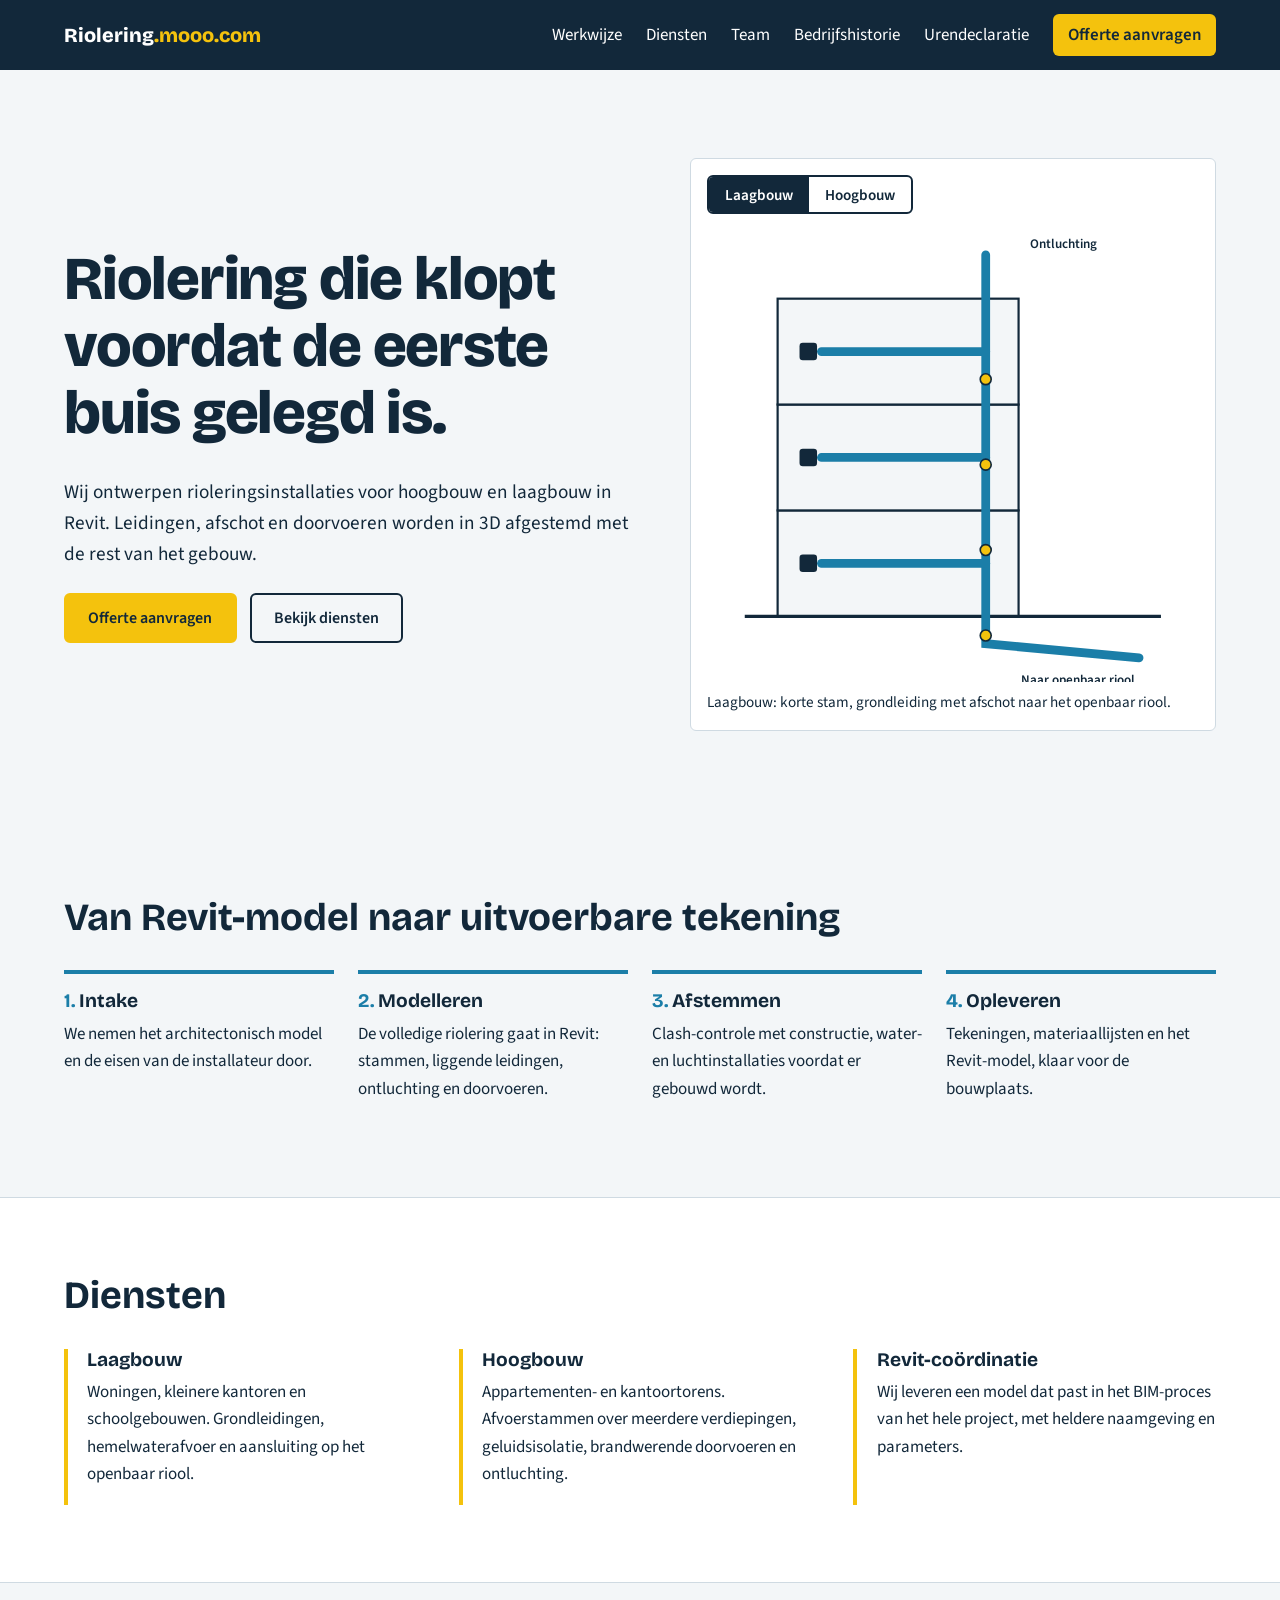
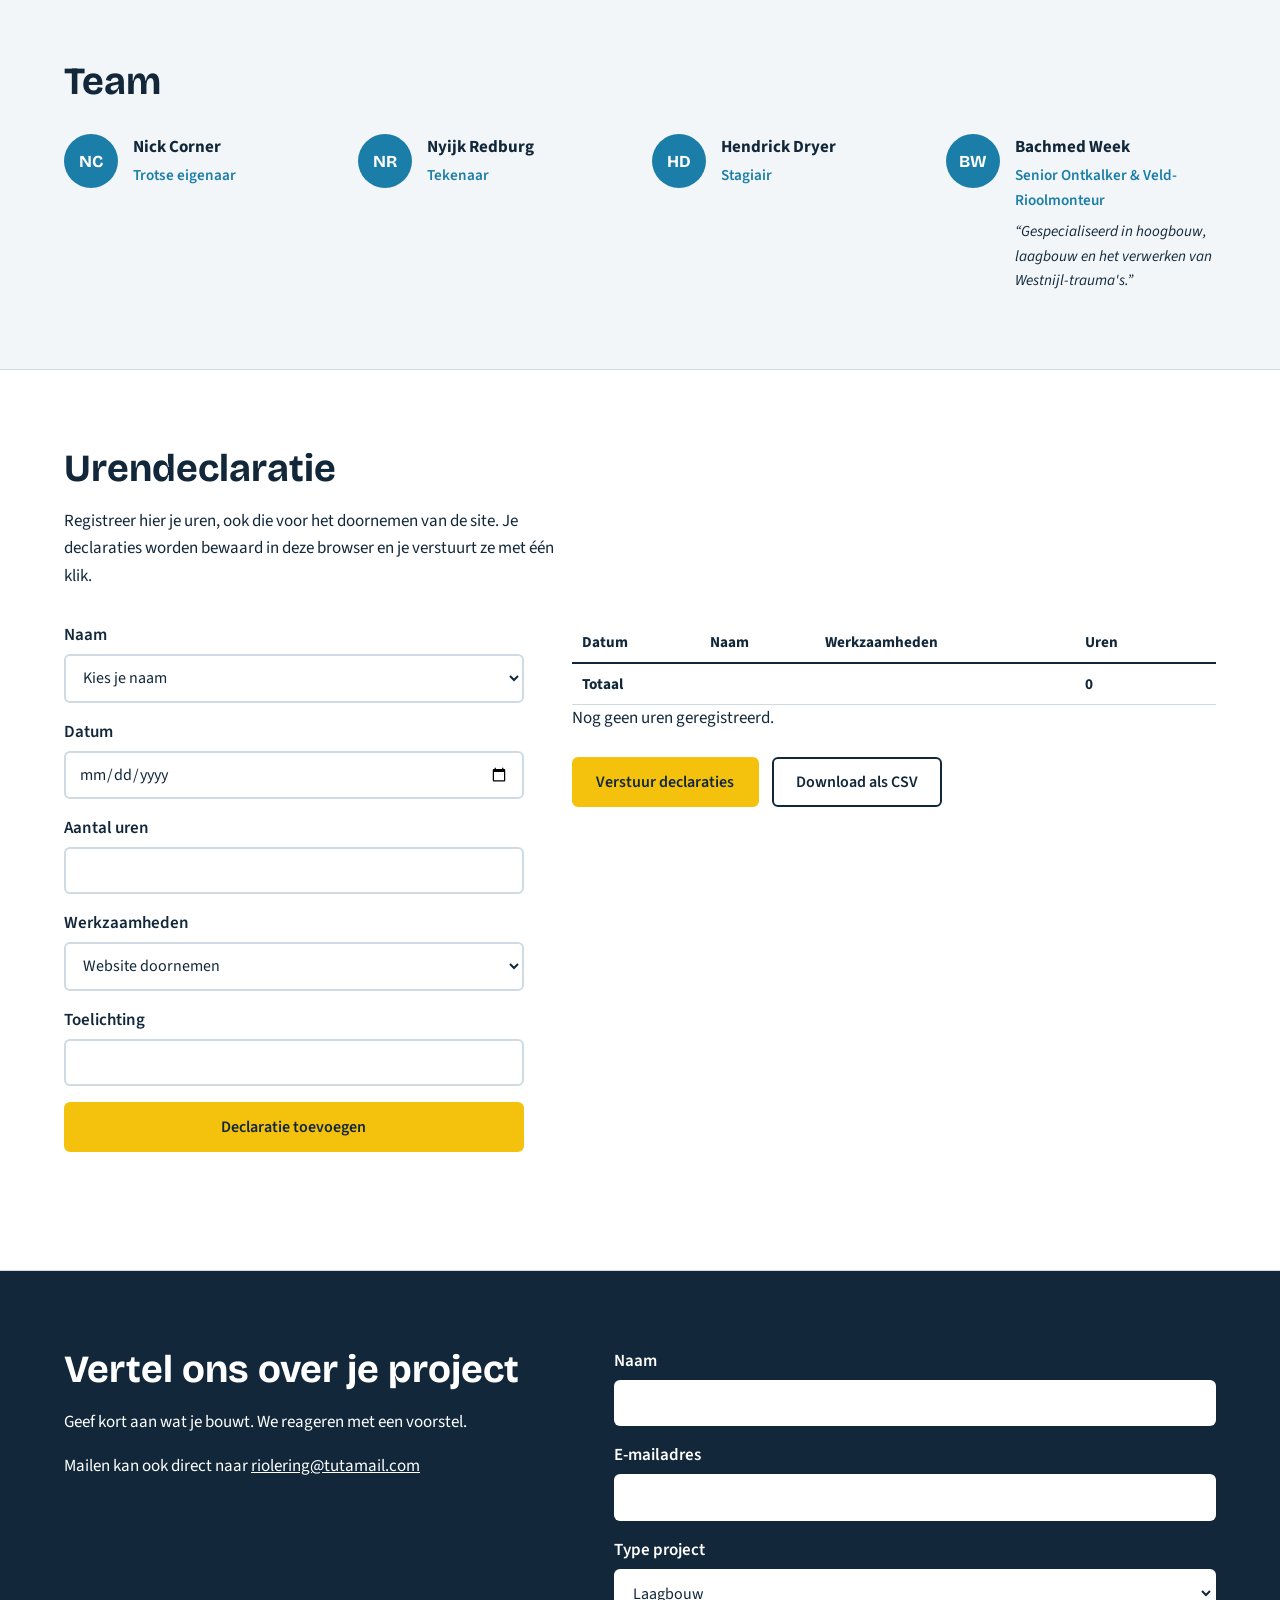
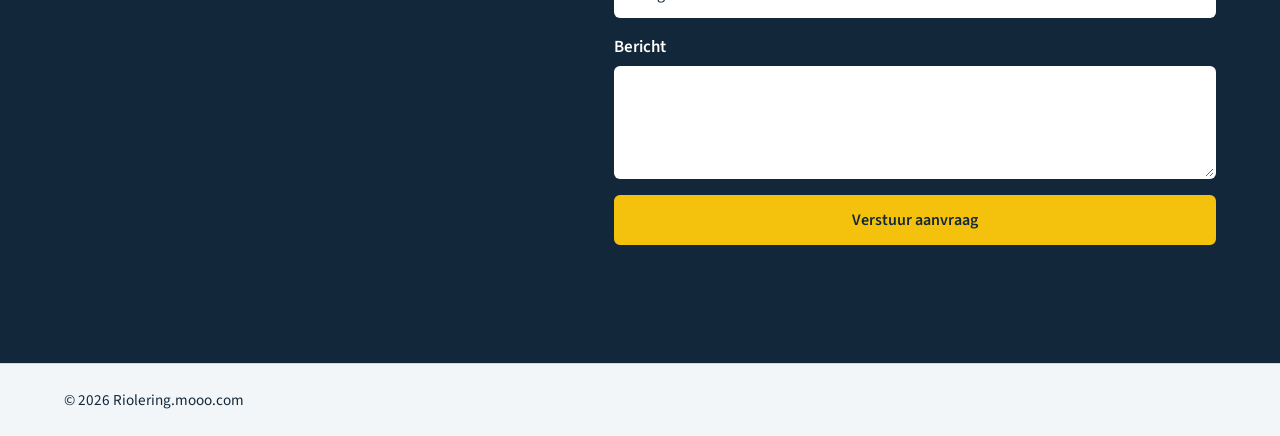
<file: index.html>
<!DOCTYPE html>
<html lang="nl">
<head>
  <meta charset="UTF-8">
  <meta name="viewport" content="width=device-width, initial-scale=1">
  <title>Riolering.mooo.com – Rioleringsinstallaties ontworpen in Revit</title>
  <meta name="description" content="Ontwerp van rioleringsinstallaties voor hoogbouw en laagbouw, volledig uitgewerkt in Revit.">
  <link rel="preconnect" href="https://fonts.googleapis.com">
  <link rel="preconnect" href="https://fonts.gstatic.com" crossorigin>
  <link href="https://fonts.googleapis.com/css2?family=Bricolage+Grotesque:opsz,wght@12..96,500;12..96,700;12..96,800&family=Source+Sans+3:wght@400;600&display=swap" rel="stylesheet">
  <link rel="stylesheet" href="style.css">
  <script src="script.js" defer></script>
</head>
<body>
  <header class="site-header">
    <a class="logo" href="#top">Riolering<span>.mooo.com</span></a>
    <button class="nav-toggle" aria-label="Menu openen" aria-expanded="false" aria-controls="nav">Menu</button>
    <nav id="nav" class="nav">
      <a href="#werkwijze">Werkwijze</a>
      <a href="#diensten">Diensten</a>
      <a href="#team">Team</a>
      <a href="historie.html">Bedrijfshistorie</a>
      <a href="#uren">Urendeclaratie</a>
      <a href="#contact" class="nav-cta">Offerte aanvragen</a>
    </nav>
  </header>

  <main id="top">
    <section class="hero">
      <div class="hero-text">
        <h1>Riolering die klopt voordat de eerste buis gelegd is.</h1>
        <p class="lead">Wij ontwerpen rioleringsinstallaties voor hoogbouw en laagbouw in Revit. Leidingen, afschot en doorvoeren worden in 3D afgestemd met de rest van het gebouw.</p>
        <div class="hero-actions">
          <a class="btn" href="#contact">Offerte aanvragen</a>
          <a class="btn btn-ghost" href="#diensten">Bekijk diensten</a>
        </div>
      </div>

      <div class="schematic" aria-label="Schema van een rioleringsstam in een gebouw">
        <div class="switch" role="tablist">
          <button role="tab" class="is-active" data-type="laag" aria-selected="true">Laagbouw</button>
          <button role="tab" data-type="hoog" aria-selected="false">Hoogbouw</button>
        </div>
        <svg id="diagram" viewBox="0 0 400 420" role="img" aria-label="Doorsnede van een gebouw met afvoerleiding"></svg>
        <p id="diagram-caption" class="caption"></p>
      </div>
    </section>

    <section id="werkwijze" class="section">
      <h2>Van Revit-model naar uitvoerbare tekening</h2>
      <ol class="steps">
        <li><h3>Intake</h3><p>We nemen het architectonisch model en de eisen van de installateur door.</p></li>
        <li><h3>Modelleren</h3><p>De volledige riolering gaat in Revit: stammen, liggende leidingen, ontluchting en doorvoeren.</p></li>
        <li><h3>Afstemmen</h3><p>Clash-controle met constructie, water- en luchtinstallaties voordat er gebouwd wordt.</p></li>
        <li><h3>Opleveren</h3><p>Tekeningen, materiaallijsten en het Revit-model, klaar voor de bouwplaats.</p></li>
      </ol>
    </section>

    <section id="diensten" class="section section-tint">
      <h2>Diensten</h2>
      <div class="services">
        <article>
          <h3>Laagbouw</h3>
          <p>Woningen, kleinere kantoren en schoolgebouwen. Grondleidingen, hemelwaterafvoer en aansluiting op het openbaar riool.</p>
        </article>
        <article>
          <h3>Hoogbouw</h3>
          <p>Appartementen- en kantoortorens. Afvoerstammen over meerdere verdiepingen, geluidsisolatie, brandwerende doorvoeren en ontluchting.</p>
        </article>
        <article>
          <h3>Revit-coördinatie</h3>
          <p>Wij leveren een model dat past in het BIM-proces van het hele project, met heldere naamgeving en parameters.</p>
        </article>
      </div>
    </section>

    <section id="team" class="section">
      <h2>Team</h2>
      <ul class="team">
        <li><span class="avatar" aria-hidden="true">NC</span><div><strong>Nick Corner</strong><span class="role">Trotse eigenaar</span></div></li>
        <li><span class="avatar" aria-hidden="true">NR</span><div><strong>Nyijk Redburg</strong><span class="role">Tekenaar</span></div></li>
        <li><span class="avatar" aria-hidden="true">HD</span><div><strong>Hendrick Dryer</strong><span class="role">Stagiair</span></div></li>
        <li><span class="avatar" aria-hidden="true">BW</span><div><strong>Bachmed Week</strong><span class="role">Senior Ontkalker &amp; Veld-Rioolmonteur</span><p class="quote">&ldquo;Gespecialiseerd in hoogbouw, laagbouw en het verwerken van Westnijl-trauma's.&rdquo;</p></div></li>
      </ul>
    </section>

    <section id="uren" class="section section-tint">
      <h2>Urendeclaratie</h2>
      <p>Registreer hier je uren, ook die voor het doornemen van de site. Je declaraties worden bewaard in deze browser en je verstuurt ze met één klik.</p>
      <div class="hours-grid">
        <form id="hours-form" novalidate>
          <label>Naam
            <select name="naam" required>
              <option value="">Kies je naam</option>
              <option>Nick Corner</option>
              <option>Nyijk Redburg</option>
              <option>Hendrick Dryer</option>
              <option>Bachmed Week</option>
            </select>
          </label>
          <label>Datum <input type="date" name="datum" required></label>
          <label>Aantal uren <input type="number" name="uren" min="0.25" max="1100" step="0.25" required></label>
          <label>Werkzaamheden
            <select name="soort">
              <option>Website doornemen</option>
              <option>Modelleren in Revit</option>
              <option>Overleg</option>
              <option>Veldwerk</option>
              <option>Overig</option>
            </select>
          </label>
          <label>Toelichting <input type="text" name="toelichting" maxlength="120"></label>
          <button class="btn" type="submit">Declaratie toevoegen</button>
          <p id="hours-status" role="status"></p>
        </form>
        <div>
          <div class="table-wrap">
            <table id="hours-table">
              <thead><tr><th>Datum</th><th>Naam</th><th>Werkzaamheden</th><th>Uren</th><th><span class="sr-only">Verwijderen</span></th></tr></thead>
              <tbody></tbody>
              <tfoot><tr><th colspan="3">Totaal</th><td id="hours-total">0</td><td></td></tr></tfoot>
            </table>
          </div>
          <p id="hours-empty">Nog geen uren geregistreerd.</p>
          <div class="hero-actions">
            <button class="btn" id="hours-send" type="button">Verstuur declaraties</button>
            <button class="btn btn-ghost" id="hours-csv" type="button">Download als CSV</button>
          </div>
        </div>
      </div>
    </section>

    <section id="contact" class="section section-dark">
      <div class="contact-grid">
        <div>
          <h2>Vertel ons over je project</h2>
          <p>Geef kort aan wat je bouwt. We reageren met een voorstel.</p>
          <p>Mailen kan ook direct naar <a href="mailto:riolering@tutamail.com">riolering@tutamail.com</a>
        </div>
        <form id="contact-form" novalidate>
          <label>Naam <input type="text" name="naam" required autocomplete="name"></label>
          <label>E-mailadres <input type="email" name="email" required autocomplete="email"></label>
          <label>Type project
            <select name="type">
              <option>Laagbouw</option>
              <option>Hoogbouw</option>
              <option>Beide / weet ik nog niet</option>
            </select>
          </label>
          <label>Bericht <textarea name="bericht" rows="4" required></textarea></label>
          <button class="btn" type="submit">Verstuur aanvraag</button>
          <p id="form-status" role="status"></p>
        </form>
      </div>
    </section>
  </main>

  <footer class="site-footer">
    <p>&copy; <span id="year"></span> Riolering.mooo.com</p>
  </footer>
</body>
</html>
</file>
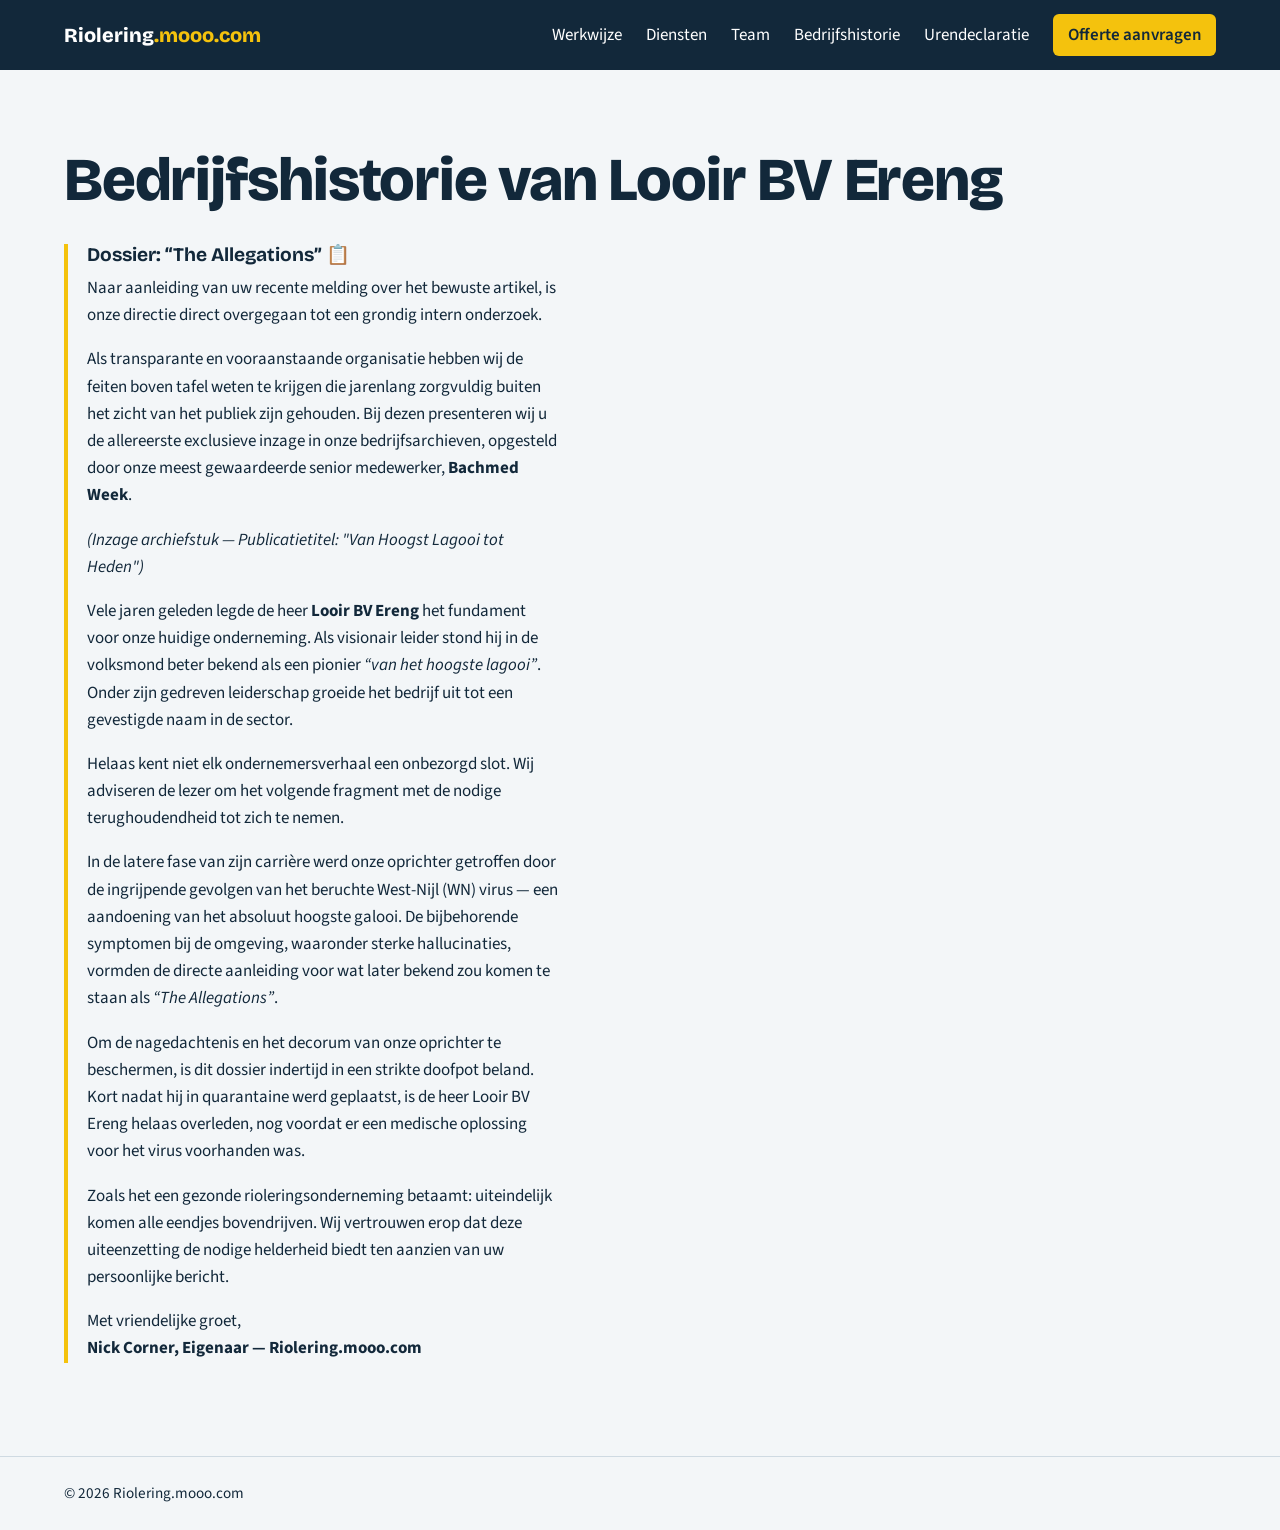
<file: historie.html>
<!DOCTYPE html>
<html lang="nl">
<head>
  <meta charset="UTF-8">
  <meta name="viewport" content="width=device-width, initial-scale=1">
  <title>Bedrijfshistorie van Looir BV Ereng – Riolering.mooo.com</title>
  <link rel="preconnect" href="https://fonts.googleapis.com">
  <link rel="preconnect" href="https://fonts.gstatic.com" crossorigin>
  <link href="https://fonts.googleapis.com/css2?family=Bricolage+Grotesque:opsz,wght@12..96,500;12..96,700;12..96,800&family=Source+Sans+3:wght@400;600&display=swap" rel="stylesheet">
  <link rel="stylesheet" href="style.css">
  <script src="script.js" defer></script>
</head>
<body>
  <header class="site-header">
    <a class="logo" href="index.html">Riolering<span>.mooo.com</span></a>
    <button class="nav-toggle" aria-label="Menu openen" aria-expanded="false" aria-controls="nav">Menu</button>
    <nav id="nav" class="nav">
      <a href="index.html#werkwijze">Werkwijze</a>
      <a href="index.html#diensten">Diensten</a>
      <a href="index.html#team">Team</a>
      <a href="historie.html">Bedrijfshistorie</a>
      <a href="index.html#uren">Urendeclaratie</a>
      <a href="index.html#contact" class="nav-cta">Offerte aanvragen</a>
    </nav>
  </header>
<main>
  <section id="historie" class="section">
    <h1>Bedrijfshistorie van Looir BV Ereng</h1>
    <div class="story">
      <h3>Dossier: &ldquo;The Allegations&rdquo; 📋</h3>
      
      <p>Naar aanleiding van uw recente melding over het bewuste artikel, is onze directie direct overgegaan tot een grondig intern onderzoek.</p>
      
      <p>Als transparante en vooraanstaande organisatie hebben wij de feiten boven tafel weten te krijgen die jarenlang zorgvuldig buiten het zicht van het publiek zijn gehouden. Bij dezen presenteren wij u de allereerste exclusieve inzage in onze bedrijfsarchieven, opgesteld door onze meest gewaardeerde senior medewerker, <strong>Bachmed Week</strong>. </p>
      
      <p><em>(Inzage archiefstuk — Publicatietitel: "Van Hoogst Lagooi tot Heden")</em></p>
      
      <p>Vele jaren geleden legde de heer <strong>Looir BV Ereng</strong> het fundament voor onze huidige onderneming. Als visionair leider stond hij in de volksmond beter bekend als een pionier <em>&ldquo;van het hoogste lagooi&rdquo;</em>. Onder zijn gedreven leiderschap groeide het bedrijf uit tot een gevestigde naam in de sector.</p>
      
      <p>Helaas kent niet elk ondernemersverhaal een onbezorgd slot. Wij adviseren de lezer om het volgende fragment met de nodige terughoudendheid tot zich te nemen.</p>
      
      <p>In de latere fase van zijn carrière werd onze oprichter getroffen door de ingrijpende gevolgen van het beruchte West-Nijl (WN) virus — een aandoening van het absoluut hoogste galooi. De bijbehorende symptomen bij de omgeving, waaronder sterke hallucinaties, vormden de directe aanleiding voor wat later bekend zou komen te staan als <em>&ldquo;The Allegations&rdquo;</em>.</p>
      
      <p>Om de nagedachtenis en het decorum van onze oprichter te beschermen, is dit dossier indertijd in een strikte doofpot beland. Kort nadat hij in quarantaine werd geplaatst, is de heer Looir BV Ereng helaas overleden, nog voordat er een medische oplossing voor het virus voorhanden was.</p>
      
      <p>Zoals het een gezonde rioleringsonderneming betaamt: uiteindelijk komen alle eendjes bovendrijven. Wij vertrouwen erop dat deze uiteenzetting de nodige helderheid biedt ten aanzien van uw persoonlijke bericht.</p>
      
      <p>Met vriendelijke groet,<br>
      <strong>Nick Corner, Eigenaar — Riolering.mooo.com</strong></p>
    </div>
  </section>
</main>

  <footer class="site-footer">
    <p>&copy; <span id="year"></span> Riolering.mooo.com</p>
  </footer>
</body>
</html>
</file>
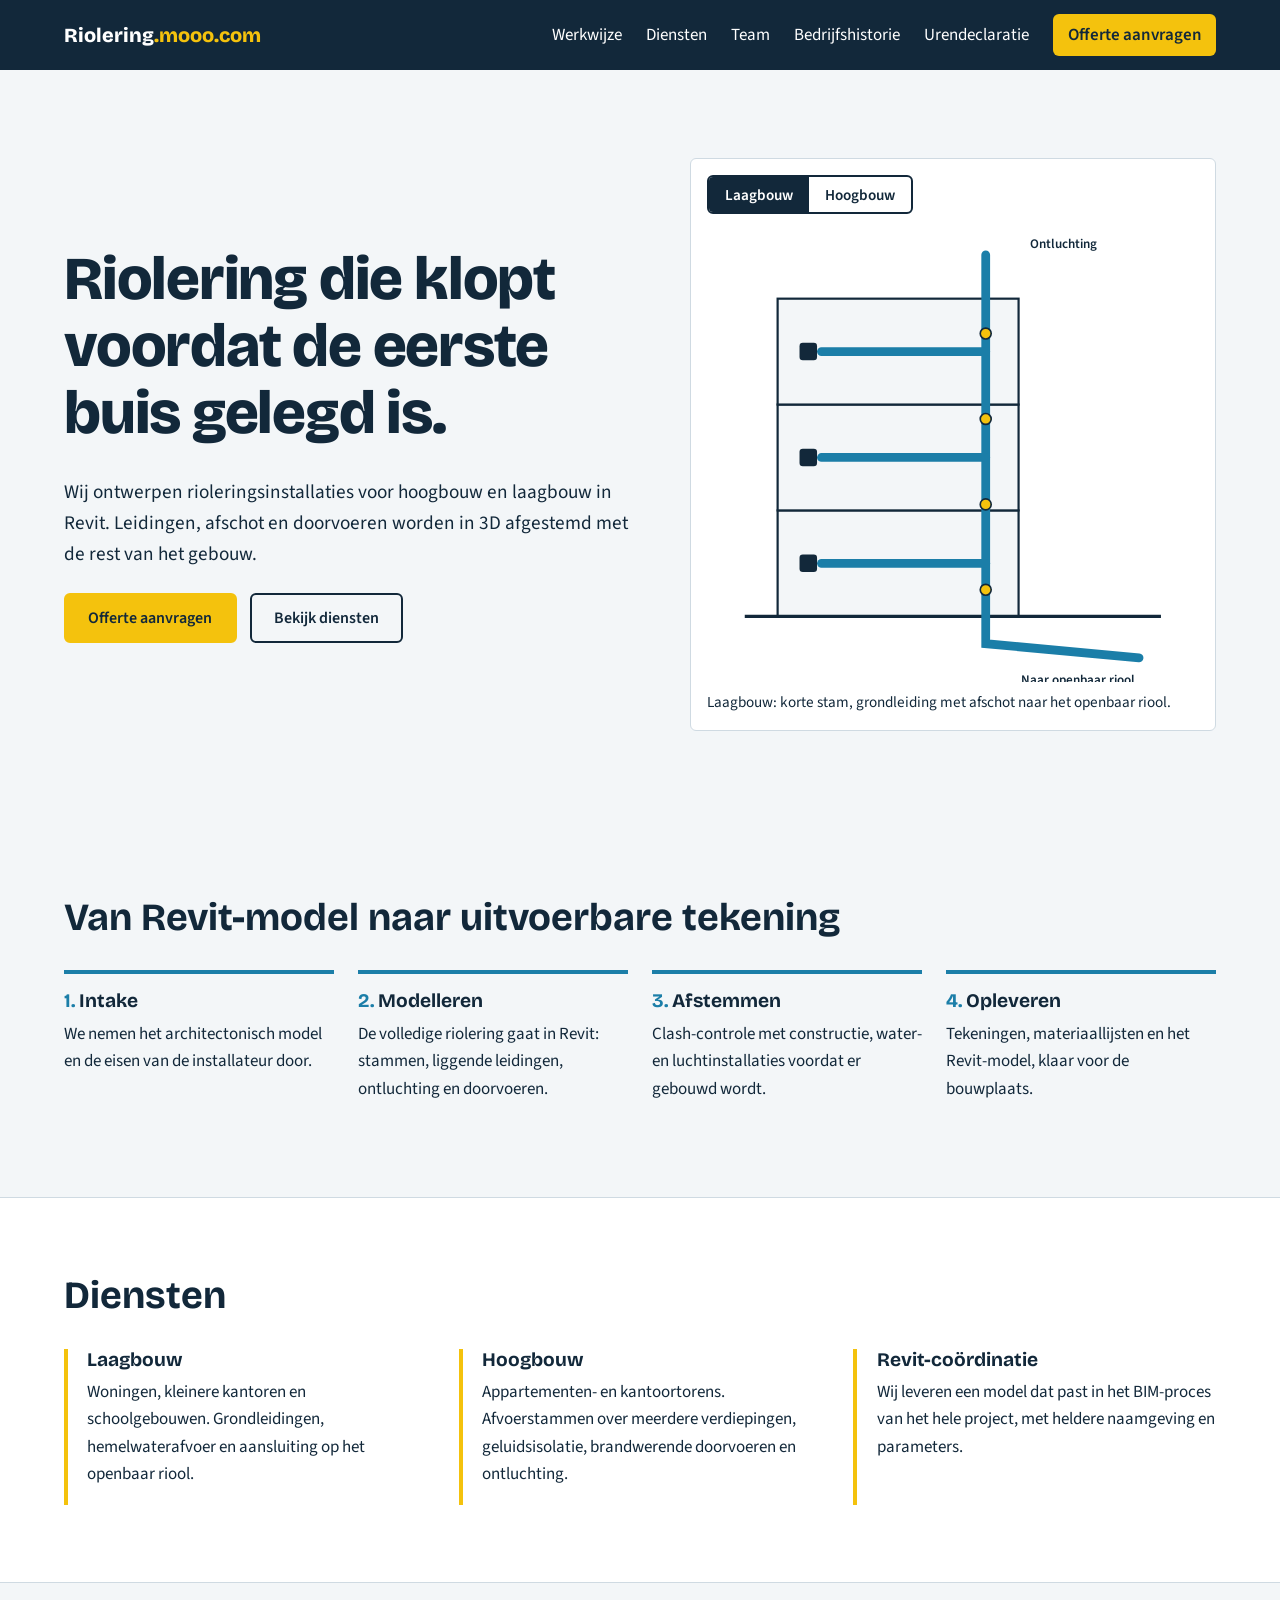
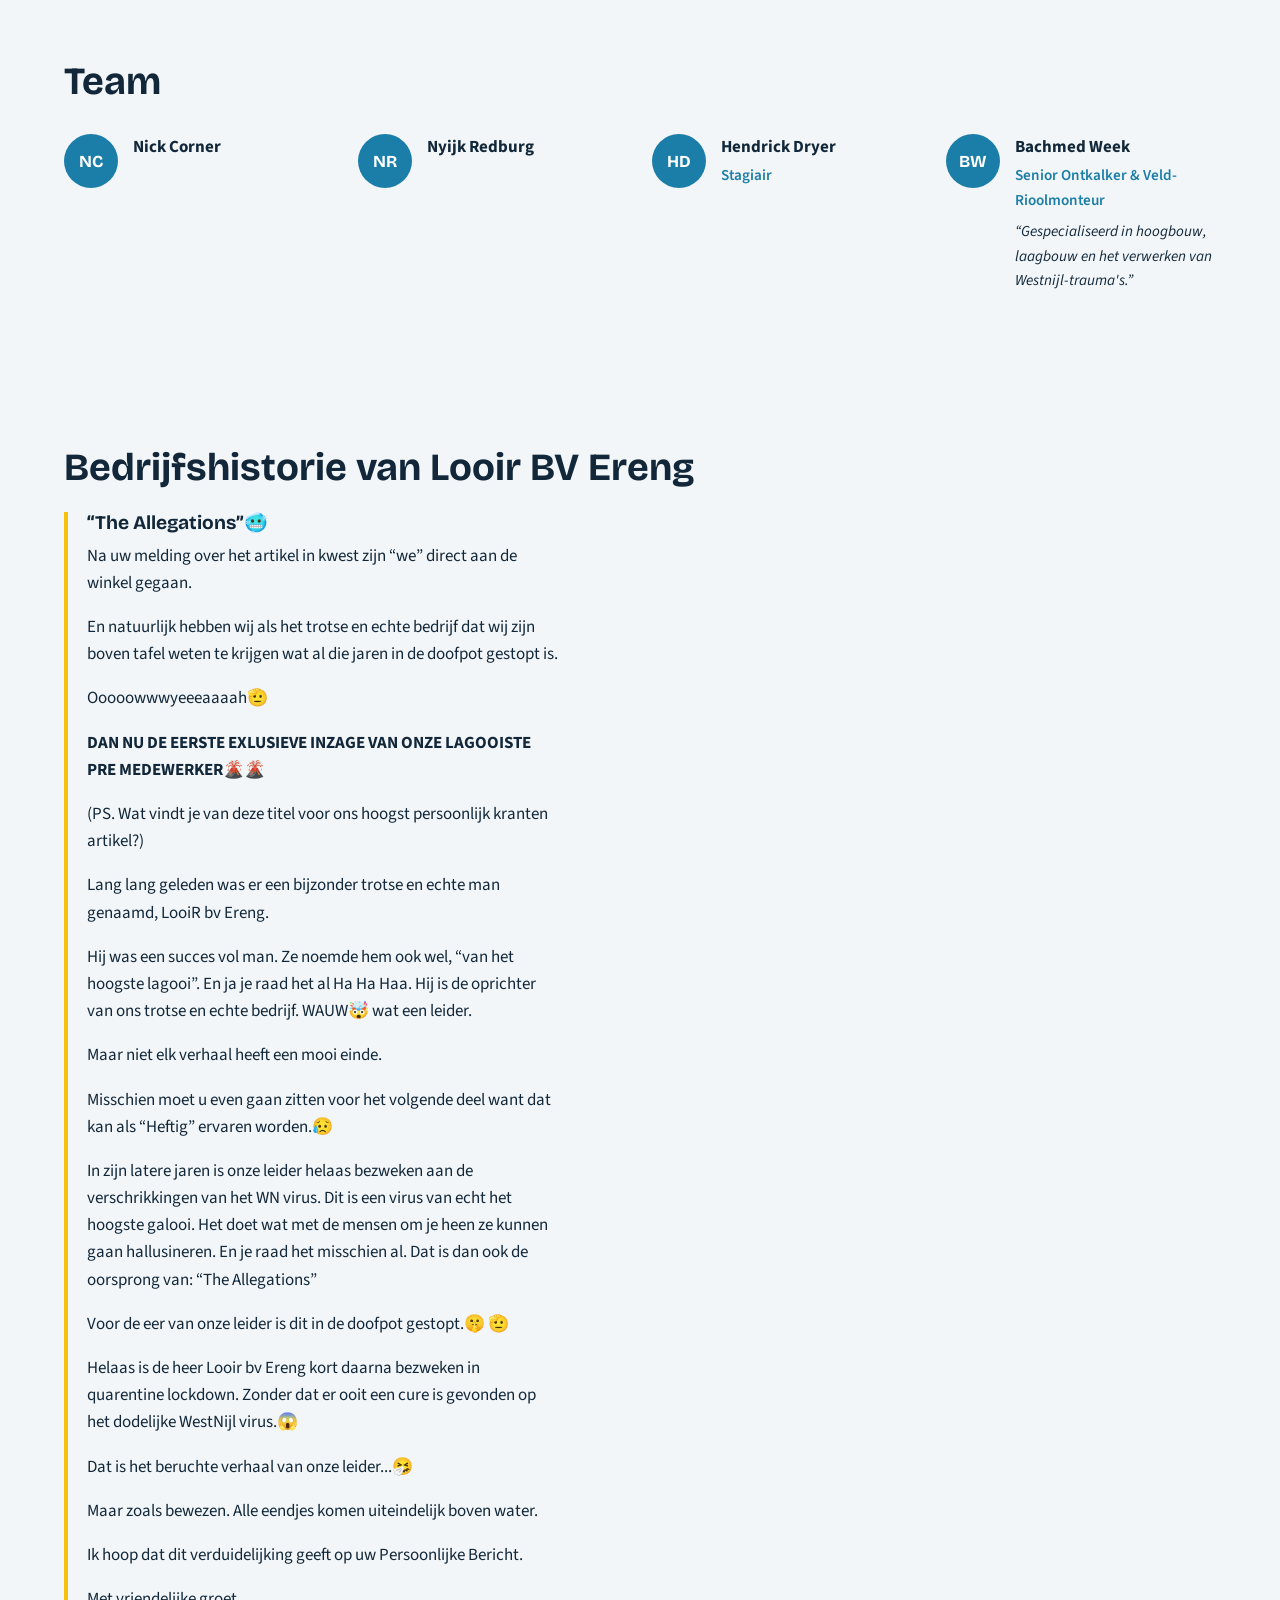
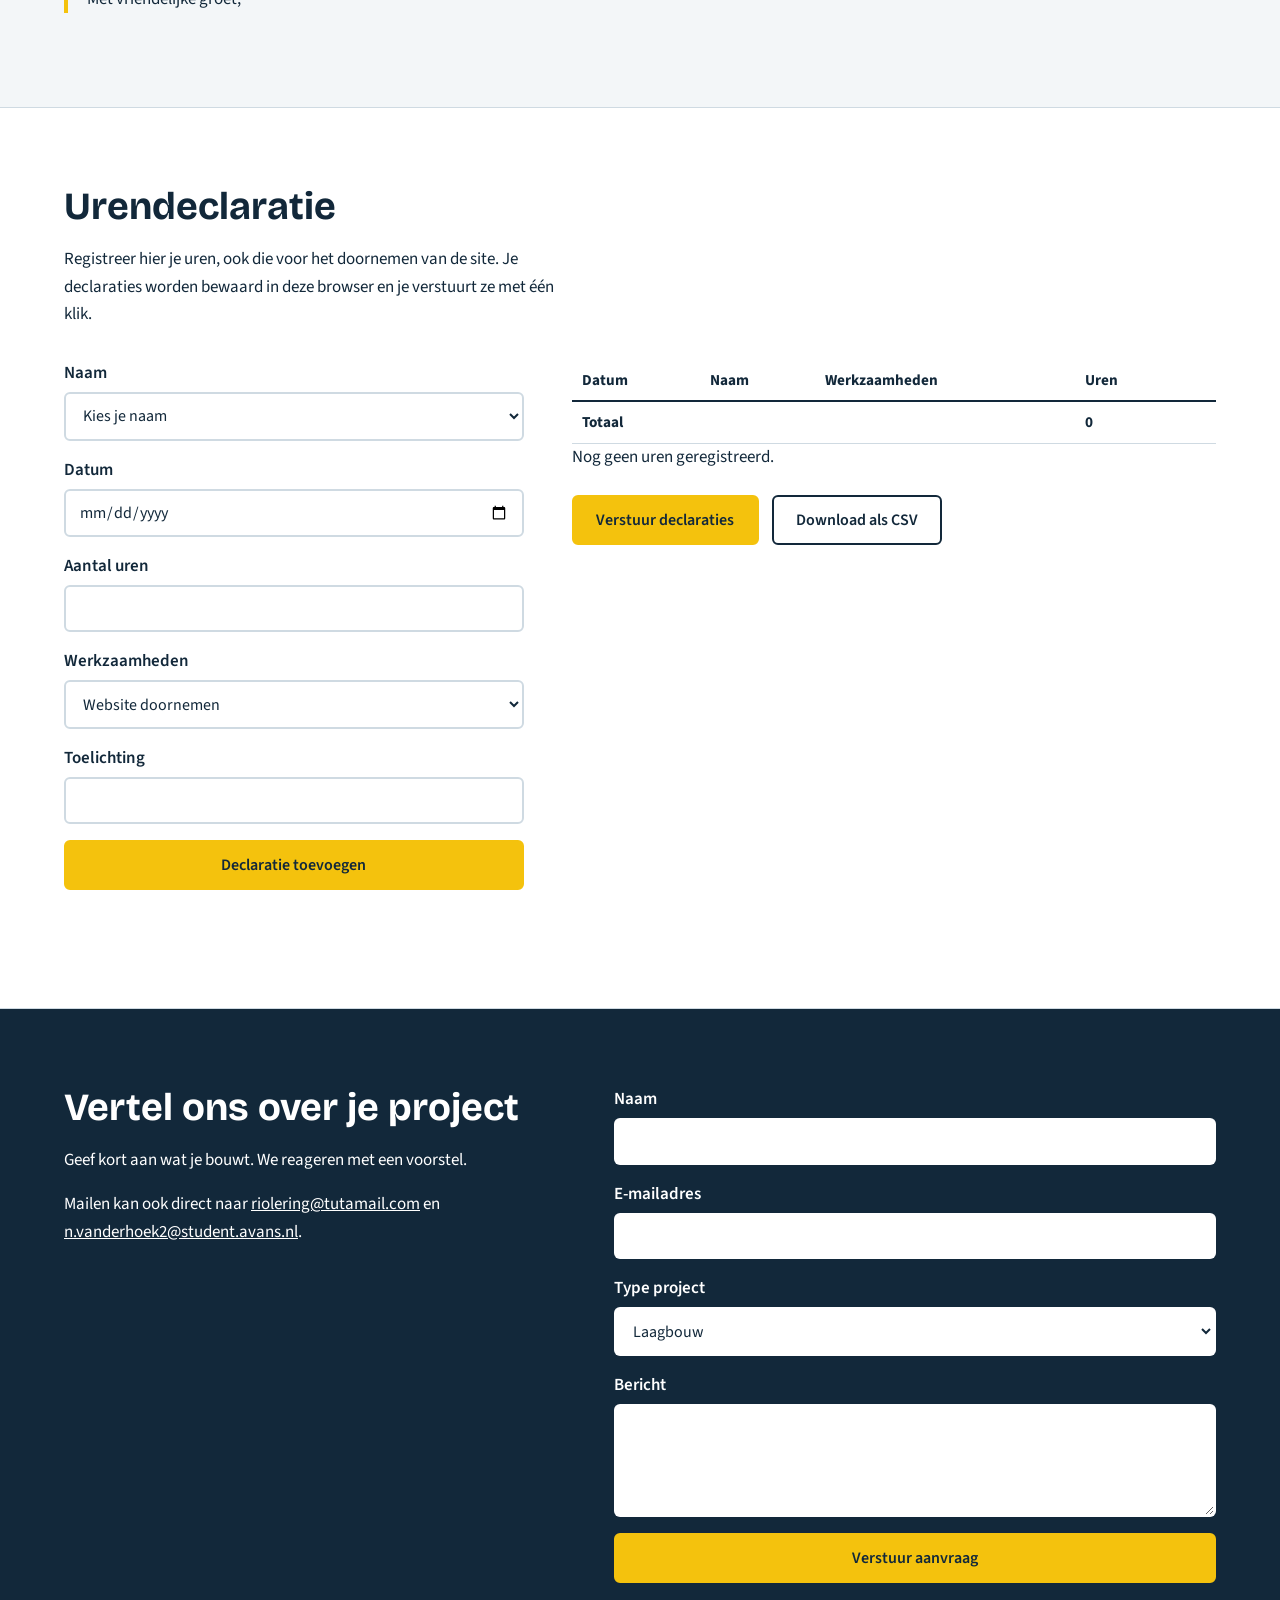
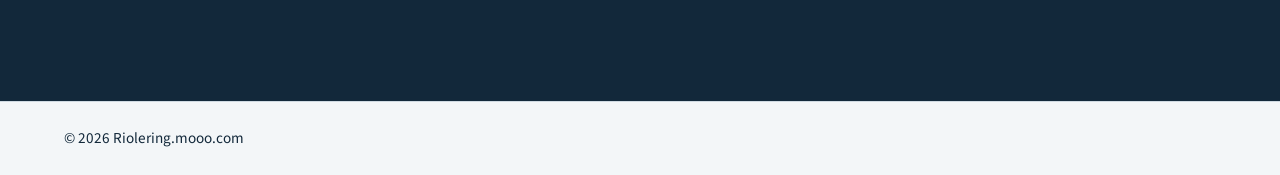
<file: index (1).html>
<!DOCTYPE html>
<html lang="nl">
<head>
  <meta charset="UTF-8">
  <meta name="viewport" content="width=device-width, initial-scale=1">
  <title>Riolering.mooo.com – Rioleringsinstallaties ontworpen in Revit</title>
  <meta name="description" content="Ontwerp van rioleringsinstallaties voor hoogbouw en laagbouw, volledig uitgewerkt in Revit.">
  <link rel="preconnect" href="https://fonts.googleapis.com">
  <link rel="preconnect" href="https://fonts.gstatic.com" crossorigin>
  <link href="https://fonts.googleapis.com/css2?family=Bricolage+Grotesque:opsz,wght@12..96,500;12..96,700;12..96,800&family=Source+Sans+3:wght@400;600&display=swap" rel="stylesheet">
  <link rel="stylesheet" href="style.css">
  <script src="script.js" defer></script>
</head>
<body>
  <header class="site-header">
    <a class="logo" href="#top">Riolering<span>.mooo.com</span></a>
    <button class="nav-toggle" aria-label="Menu openen" aria-expanded="false" aria-controls="nav">Menu</button>
    <nav id="nav" class="nav">
      <a href="#werkwijze">Werkwijze</a>
      <a href="#diensten">Diensten</a>
      <a href="#team">Team</a>
      <a href="#historie">Bedrijfshistorie</a>
      <a href="#uren">Urendeclaratie</a>
      <a href="#contact" class="nav-cta">Offerte aanvragen</a>
    </nav>
  </header>

  <main id="top">
    <section class="hero">
      <div class="hero-text">
        <h1>Riolering die klopt voordat de eerste buis gelegd is.</h1>
        <p class="lead">Wij ontwerpen rioleringsinstallaties voor hoogbouw en laagbouw in Revit. Leidingen, afschot en doorvoeren worden in 3D afgestemd met de rest van het gebouw.</p>
        <div class="hero-actions">
          <a class="btn" href="#contact">Offerte aanvragen</a>
          <a class="btn btn-ghost" href="#diensten">Bekijk diensten</a>
        </div>
      </div>

      <div class="schematic" aria-label="Schema van een rioleringsstam in een gebouw">
        <div class="switch" role="tablist">
          <button role="tab" class="is-active" data-type="laag" aria-selected="true">Laagbouw</button>
          <button role="tab" data-type="hoog" aria-selected="false">Hoogbouw</button>
        </div>
        <svg id="diagram" viewBox="0 0 400 420" role="img" aria-label="Doorsnede van een gebouw met afvoerleiding"></svg>
        <p id="diagram-caption" class="caption"></p>
      </div>
    </section>

    <section id="werkwijze" class="section">
      <h2>Van Revit-model naar uitvoerbare tekening</h2>
      <ol class="steps">
        <li><h3>Intake</h3><p>We nemen het architectonisch model en de eisen van de installateur door.</p></li>
        <li><h3>Modelleren</h3><p>De volledige riolering gaat in Revit: stammen, liggende leidingen, ontluchting en doorvoeren.</p></li>
        <li><h3>Afstemmen</h3><p>Clash-controle met constructie, water- en luchtinstallaties voordat er gebouwd wordt.</p></li>
        <li><h3>Opleveren</h3><p>Tekeningen, materiaallijsten en het Revit-model, klaar voor de bouwplaats.</p></li>
      </ol>
    </section>

    <section id="diensten" class="section section-tint">
      <h2>Diensten</h2>
      <div class="services">
        <article>
          <h3>Laagbouw</h3>
          <p>Woningen, kleinere kantoren en schoolgebouwen. Grondleidingen, hemelwaterafvoer en aansluiting op het openbaar riool.</p>
        </article>
        <article>
          <h3>Hoogbouw</h3>
          <p>Appartementen- en kantoortorens. Afvoerstammen over meerdere verdiepingen, geluidsisolatie, brandwerende doorvoeren en ontluchting.</p>
        </article>
        <article>
          <h3>Revit-coördinatie</h3>
          <p>Wij leveren een model dat past in het BIM-proces van het hele project, met heldere naamgeving en parameters.</p>
        </article>
      </div>
    </section>

    <section id="team" class="section">
      <h2>Team</h2>
      <ul class="team">
        <li><span class="avatar" aria-hidden="true">NC</span><strong>Nick Corner</strong></li>
        <li><span class="avatar" aria-hidden="true">NR</span><strong>Nyijk Redburg</strong></li>
        <li><span class="avatar" aria-hidden="true">HD</span><div><strong>Hendrick Dryer</strong><span class="role">Stagiair</span></div></li>
        <li><span class="avatar" aria-hidden="true">BW</span><div><strong>Bachmed Week</strong><span class="role">Senior Ontkalker &amp; Veld-Rioolmonteur</span><p class="quote">&ldquo;Gespecialiseerd in hoogbouw, laagbouw en het verwerken van Westnijl-trauma's.&rdquo;</p></div></li>
      </ul>
    </section>

    <section id="historie" class="section">
      <h2>Bedrijfshistorie van Looir BV Ereng</h2>
      <div class="story">
        <h3>&ldquo;The Allegations&rdquo;&#129398;</h3>
        <p>Na uw melding over het artikel in kwest zijn &ldquo;we&rdquo; direct aan de winkel gegaan.</p>
        <p>En natuurlijk hebben wij als het trotse en echte bedrijf dat wij zijn boven tafel weten te krijgen wat al die jaren in de doofpot gestopt is.</p>
        <p>Ooooowwwyeeeaaaah&#129761;</p>
        <p><strong>DAN NU DE EERSTE EXLUSIEVE INZAGE VAN ONZE LAGOOISTE PRE MEDEWERKER&#127755;&#127755;</strong></p>
        <p>(PS. Wat vindt je van deze titel voor ons hoogst persoonlijk kranten artikel?)</p>
        <p>Lang lang geleden was er een bijzonder trotse en echte man genaamd, LooiR bv Ereng.</p>
        <p>Hij was een succes vol man. Ze noemde hem ook wel, &ldquo;van het hoogste lagooi&rdquo;. En ja je raad het al Ha Ha Haa. Hij is de oprichter van ons trotse en echte bedrijf. WAUW&#129327; wat een leider.</p>
        <p>Maar niet elk verhaal heeft een mooi einde.</p>
        <p>Misschien moet u even gaan zitten voor het volgende deel want dat kan als &ldquo;Heftig&rdquo; ervaren worden.&#128549;</p>
        <p>In zijn latere jaren is onze leider helaas bezweken aan de verschrikkingen van het WN virus. Dit is een virus van echt het hoogste galooi. Het doet wat met de mensen om je heen ze kunnen gaan hallusineren. En je raad het misschien al. Dat is dan ook de oorsprong van: &ldquo;The Allegations&rdquo;</p>
        <p>Voor de eer van onze leider is dit in de doofpot gestopt.&#129323; &#129761;</p>
        <p>Helaas is de heer Looir bv Ereng kort daarna bezweken in quarentine lockdown. Zonder dat er ooit een cure is gevonden op het dodelijke WestNijl virus.&#128561;</p>
        <p>Dat is het beruchte verhaal van onze leider...&#129319;</p>
        <p>Maar zoals bewezen. Alle eendjes komen uiteindelijk boven water.</p>
        <p>Ik hoop dat dit verduidelijking geeft op uw Persoonlijke Bericht.</p>
        <p>Met vriendelijke groet,</p>
      </div>
    </section>

    <section id="uren" class="section section-tint">
      <h2>Urendeclaratie</h2>
      <p>Registreer hier je uren, ook die voor het doornemen van de site. Je declaraties worden bewaard in deze browser en je verstuurt ze met één klik.</p>
      <div class="hours-grid">
        <form id="hours-form" novalidate>
          <label>Naam
            <select name="naam" required>
              <option value="">Kies je naam</option>
              <option>Nick Corner</option>
              <option>Nyijk Redburg</option>
              <option>Hendrick Dryer</option>
              <option>Bachmed Week</option>
            </select>
          </label>
          <label>Datum <input type="date" name="datum" required></label>
          <label>Aantal uren <input type="number" name="uren" min="0.25" max="24" step="0.25" required></label>
          <label>Werkzaamheden
            <select name="soort">
              <option>Website doornemen</option>
              <option>Modelleren in Revit</option>
              <option>Overleg</option>
              <option>Veldwerk</option>
              <option>Overig</option>
            </select>
          </label>
          <label>Toelichting <input type="text" name="toelichting" maxlength="120"></label>
          <button class="btn" type="submit">Declaratie toevoegen</button>
          <p id="hours-status" role="status"></p>
        </form>
        <div>
          <div class="table-wrap">
            <table id="hours-table">
              <thead><tr><th>Datum</th><th>Naam</th><th>Werkzaamheden</th><th>Uren</th><th><span class="sr-only">Verwijderen</span></th></tr></thead>
              <tbody></tbody>
              <tfoot><tr><th colspan="3">Totaal</th><td id="hours-total">0</td><td></td></tr></tfoot>
            </table>
          </div>
          <p id="hours-empty">Nog geen uren geregistreerd.</p>
          <div class="hero-actions">
            <button class="btn" id="hours-send" type="button">Verstuur declaraties</button>
            <button class="btn btn-ghost" id="hours-csv" type="button">Download als CSV</button>
          </div>
        </div>
      </div>
    </section>

    <section id="contact" class="section section-dark">
      <div class="contact-grid">
        <div>
          <h2>Vertel ons over je project</h2>
          <p>Geef kort aan wat je bouwt. We reageren met een voorstel.</p>
          <p>Mailen kan ook direct naar <a href="mailto:riolering@tutamail.com">riolering@tutamail.com</a> en <a href="mailto:n.vanderhoek2@student.avans.nl">n.vanderhoek2@student.avans.nl</a>.</p>
        </div>
        <form id="contact-form" novalidate>
          <label>Naam <input type="text" name="naam" required autocomplete="name"></label>
          <label>E-mailadres <input type="email" name="email" required autocomplete="email"></label>
          <label>Type project
            <select name="type">
              <option>Laagbouw</option>
              <option>Hoogbouw</option>
              <option>Beide / weet ik nog niet</option>
            </select>
          </label>
          <label>Bericht <textarea name="bericht" rows="4" required></textarea></label>
          <button class="btn" type="submit">Verstuur aanvraag</button>
          <p id="form-status" role="status"></p>
        </form>
      </div>
    </section>
  </main>

  <footer class="site-footer">
    <p>&copy; <span id="year"></span> Riolering.mooo.com</p>
  </footer>
</body>
</html>
</file>
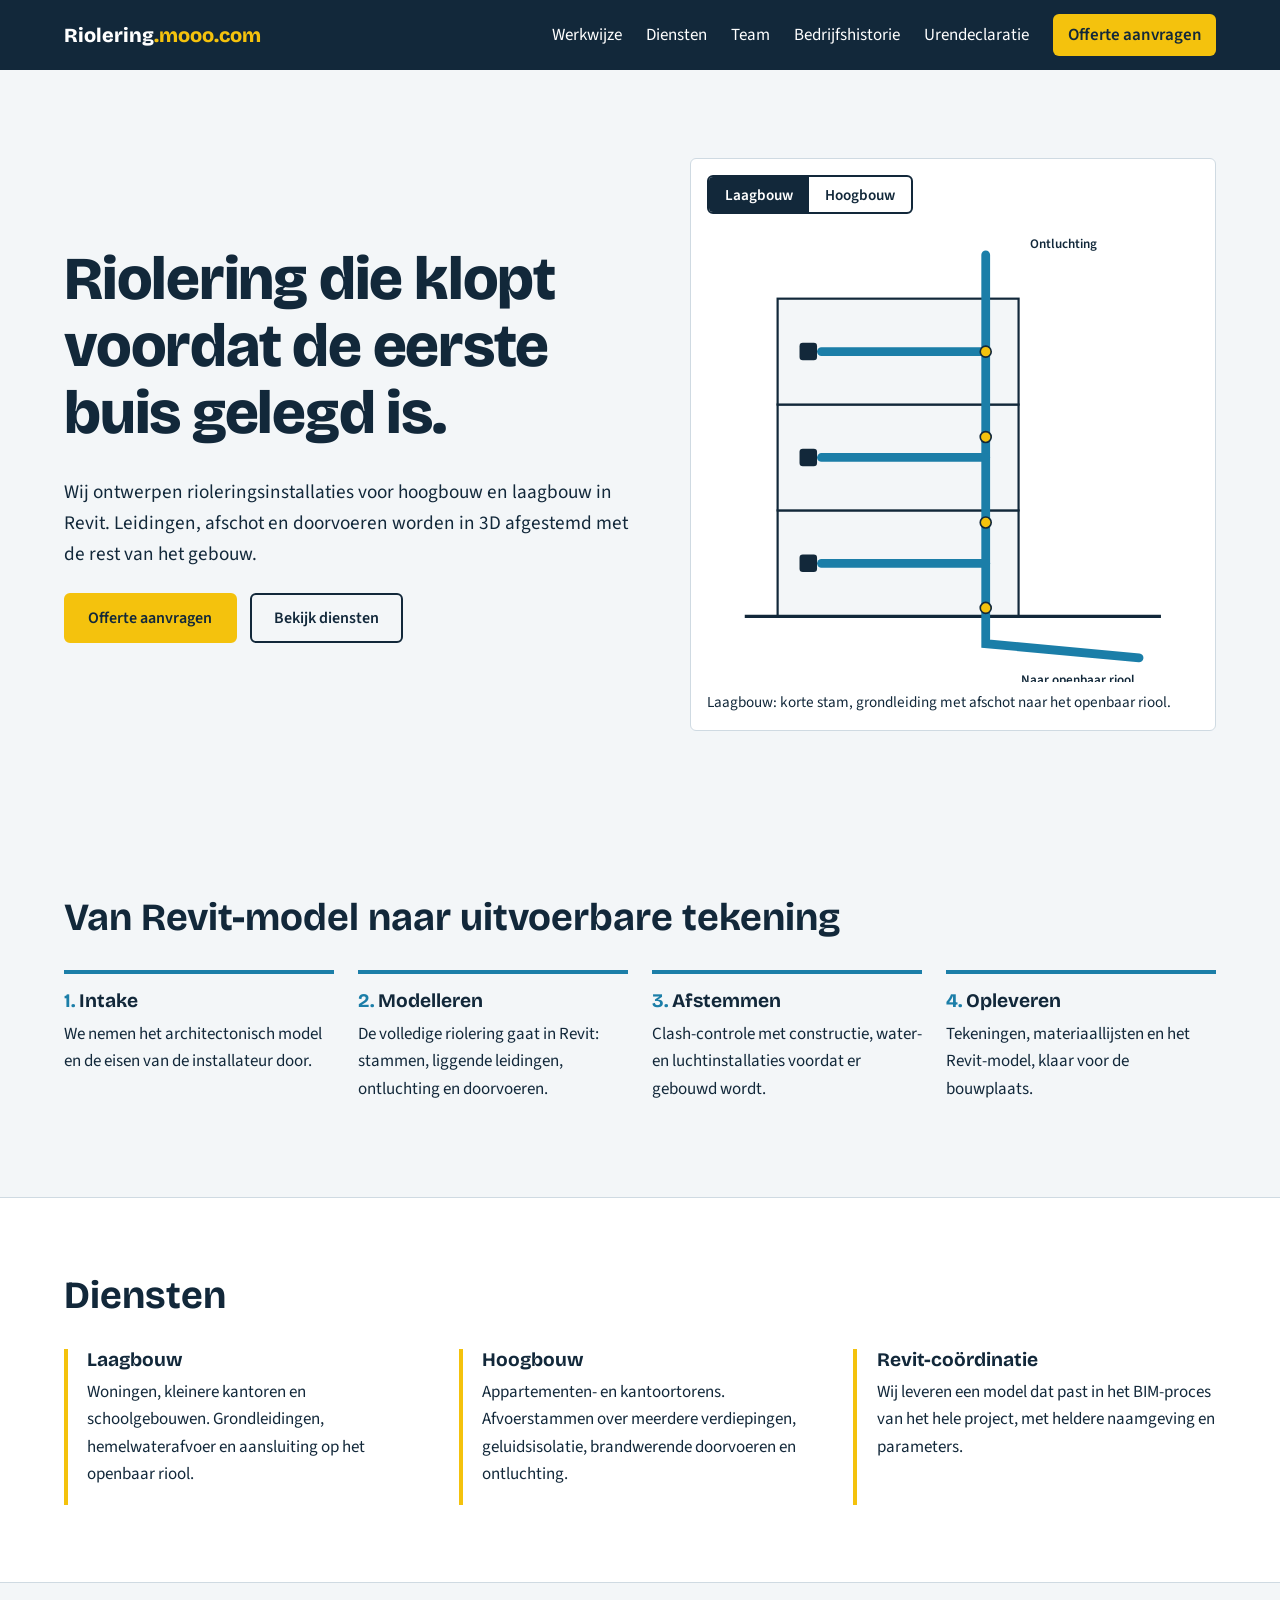
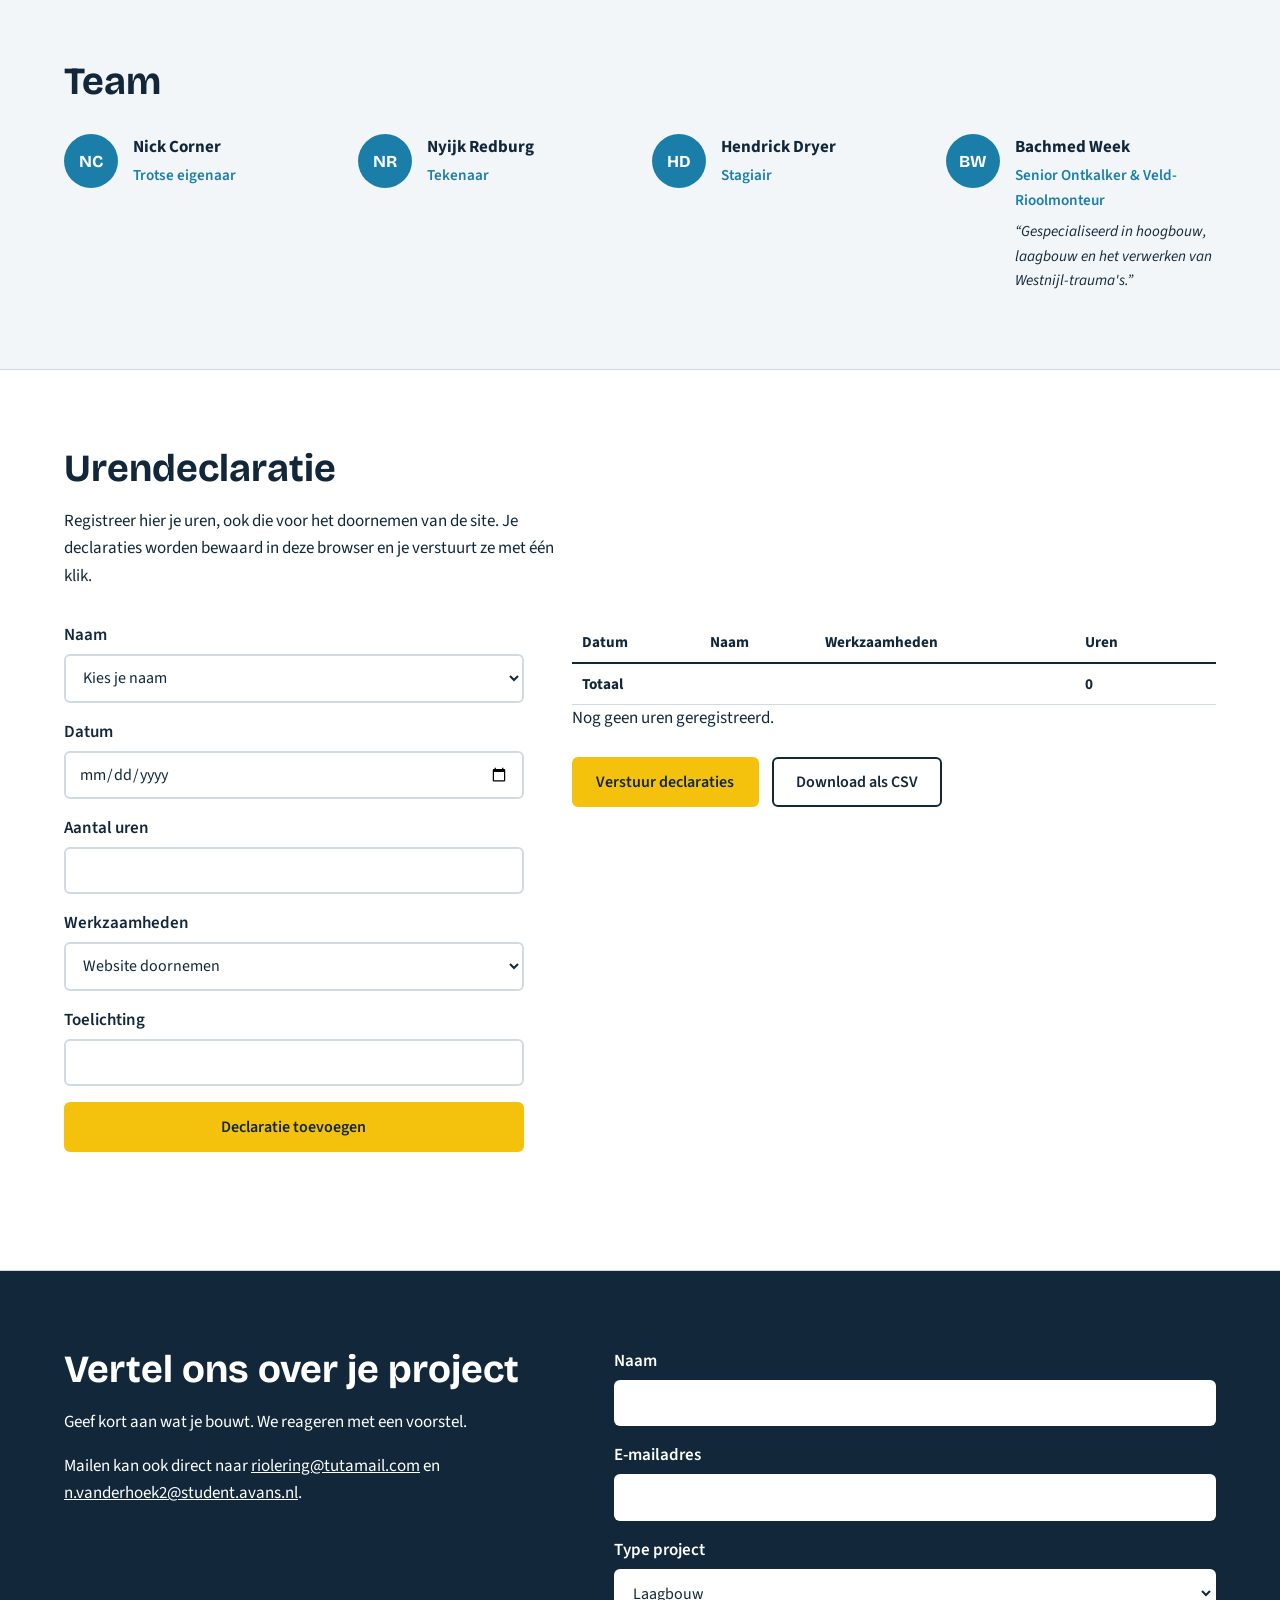
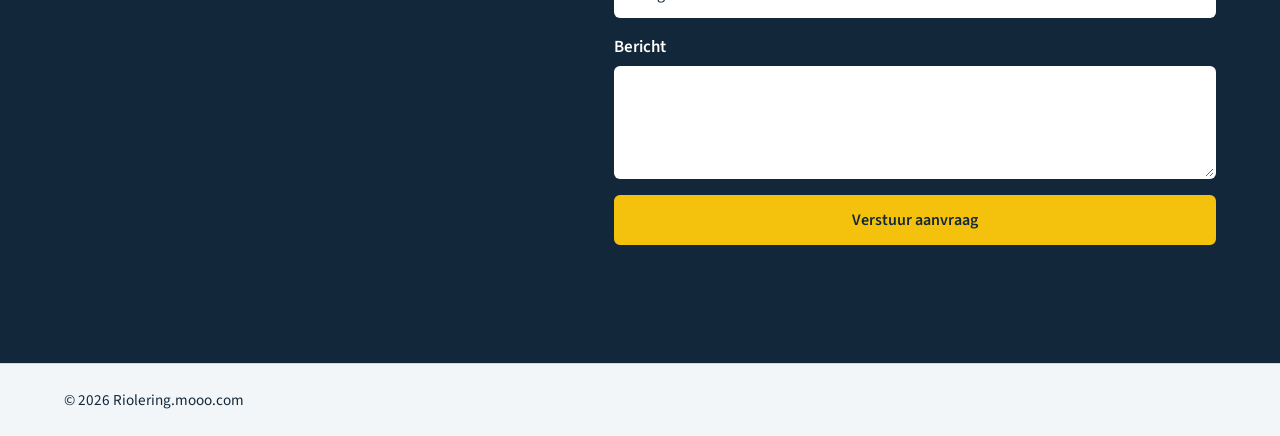
<file: index 1.html>
<!DOCTYPE html>
<html lang="nl">
<head>
  <meta charset="UTF-8">
  <meta name="viewport" content="width=device-width, initial-scale=1">
  <title>Riolering.mooo.com – Rioleringsinstallaties ontworpen in Revit</title>
  <meta name="description" content="Ontwerp van rioleringsinstallaties voor hoogbouw en laagbouw, volledig uitgewerkt in Revit.">
  <link rel="preconnect" href="https://fonts.googleapis.com">
  <link rel="preconnect" href="https://fonts.gstatic.com" crossorigin>
  <link href="https://fonts.googleapis.com/css2?family=Bricolage+Grotesque:opsz,wght@12..96,500;12..96,700;12..96,800&family=Source+Sans+3:wght@400;600&display=swap" rel="stylesheet">
  <link rel="stylesheet" href="style.css">
  <script src="script.js" defer></script>
</head>
<body>
  <header class="site-header">
    <a class="logo" href="#top">Riolering<span>.mooo.com</span></a>
    <button class="nav-toggle" aria-label="Menu openen" aria-expanded="false" aria-controls="nav">Menu</button>
    <nav id="nav" class="nav">
      <a href="#werkwijze">Werkwijze</a>
      <a href="#diensten">Diensten</a>
      <a href="#team">Team</a>
      <a href="historie.html">Bedrijfshistorie</a>
      <a href="#uren">Urendeclaratie</a>
      <a href="#contact" class="nav-cta">Offerte aanvragen</a>
    </nav>
  </header>

  <main id="top">
    <section class="hero">
      <div class="hero-text">
        <h1>Riolering die klopt voordat de eerste buis gelegd is.</h1>
        <p class="lead">Wij ontwerpen rioleringsinstallaties voor hoogbouw en laagbouw in Revit. Leidingen, afschot en doorvoeren worden in 3D afgestemd met de rest van het gebouw.</p>
        <div class="hero-actions">
          <a class="btn" href="#contact">Offerte aanvragen</a>
          <a class="btn btn-ghost" href="#diensten">Bekijk diensten</a>
        </div>
      </div>

      <div class="schematic" aria-label="Schema van een rioleringsstam in een gebouw">
        <div class="switch" role="tablist">
          <button role="tab" class="is-active" data-type="laag" aria-selected="true">Laagbouw</button>
          <button role="tab" data-type="hoog" aria-selected="false">Hoogbouw</button>
        </div>
        <svg id="diagram" viewBox="0 0 400 420" role="img" aria-label="Doorsnede van een gebouw met afvoerleiding"></svg>
        <p id="diagram-caption" class="caption"></p>
      </div>
    </section>

    <section id="werkwijze" class="section">
      <h2>Van Revit-model naar uitvoerbare tekening</h2>
      <ol class="steps">
        <li><h3>Intake</h3><p>We nemen het architectonisch model en de eisen van de installateur door.</p></li>
        <li><h3>Modelleren</h3><p>De volledige riolering gaat in Revit: stammen, liggende leidingen, ontluchting en doorvoeren.</p></li>
        <li><h3>Afstemmen</h3><p>Clash-controle met constructie, water- en luchtinstallaties voordat er gebouwd wordt.</p></li>
        <li><h3>Opleveren</h3><p>Tekeningen, materiaallijsten en het Revit-model, klaar voor de bouwplaats.</p></li>
      </ol>
    </section>

    <section id="diensten" class="section section-tint">
      <h2>Diensten</h2>
      <div class="services">
        <article>
          <h3>Laagbouw</h3>
          <p>Woningen, kleinere kantoren en schoolgebouwen. Grondleidingen, hemelwaterafvoer en aansluiting op het openbaar riool.</p>
        </article>
        <article>
          <h3>Hoogbouw</h3>
          <p>Appartementen- en kantoortorens. Afvoerstammen over meerdere verdiepingen, geluidsisolatie, brandwerende doorvoeren en ontluchting.</p>
        </article>
        <article>
          <h3>Revit-coördinatie</h3>
          <p>Wij leveren een model dat past in het BIM-proces van het hele project, met heldere naamgeving en parameters.</p>
        </article>
      </div>
    </section>

    <section id="team" class="section">
      <h2>Team</h2>
      <ul class="team">
        <li><span class="avatar" aria-hidden="true">NC</span><div><strong>Nick Corner</strong><span class="role">Trotse eigenaar</span></div></li>
        <li><span class="avatar" aria-hidden="true">NR</span><div><strong>Nyijk Redburg</strong><span class="role">Tekenaar</span></div></li>
        <li><span class="avatar" aria-hidden="true">HD</span><div><strong>Hendrick Dryer</strong><span class="role">Stagiair</span></div></li>
        <li><span class="avatar" aria-hidden="true">BW</span><div><strong>Bachmed Week</strong><span class="role">Senior Ontkalker &amp; Veld-Rioolmonteur</span><p class="quote">&ldquo;Gespecialiseerd in hoogbouw, laagbouw en het verwerken van Westnijl-trauma's.&rdquo;</p></div></li>
      </ul>
    </section>

    <section id="uren" class="section section-tint">
      <h2>Urendeclaratie</h2>
      <p>Registreer hier je uren, ook die voor het doornemen van de site. Je declaraties worden bewaard in deze browser en je verstuurt ze met één klik.</p>
      <div class="hours-grid">
        <form id="hours-form" novalidate>
          <label>Naam
            <select name="naam" required>
              <option value="">Kies je naam</option>
              <option>Nick Corner</option>
              <option>Nyijk Redburg</option>
              <option>Hendrick Dryer</option>
              <option>Bachmed Week</option>
            </select>
          </label>
          <label>Datum <input type="date" name="datum" required></label>
          <label>Aantal uren <input type="number" name="uren" min="0.25" max="1100" step="0.25" required></label>
          <label>Werkzaamheden
            <select name="soort">
              <option>Website doornemen</option>
              <option>Modelleren in Revit</option>
              <option>Overleg</option>
              <option>Veldwerk</option>
              <option>Overig</option>
            </select>
          </label>
          <label>Toelichting <input type="text" name="toelichting" maxlength="120"></label>
          <button class="btn" type="submit">Declaratie toevoegen</button>
          <p id="hours-status" role="status"></p>
        </form>
        <div>
          <div class="table-wrap">
            <table id="hours-table">
              <thead><tr><th>Datum</th><th>Naam</th><th>Werkzaamheden</th><th>Uren</th><th><span class="sr-only">Verwijderen</span></th></tr></thead>
              <tbody></tbody>
              <tfoot><tr><th colspan="3">Totaal</th><td id="hours-total">0</td><td></td></tr></tfoot>
            </table>
          </div>
          <p id="hours-empty">Nog geen uren geregistreerd.</p>
          <div class="hero-actions">
            <button class="btn" id="hours-send" type="button">Verstuur declaraties</button>
            <button class="btn btn-ghost" id="hours-csv" type="button">Download als CSV</button>
          </div>
        </div>
      </div>
    </section>

    <section id="contact" class="section section-dark">
      <div class="contact-grid">
        <div>
          <h2>Vertel ons over je project</h2>
          <p>Geef kort aan wat je bouwt. We reageren met een voorstel.</p>
          <p>Mailen kan ook direct naar <a href="mailto:riolering@tutamail.com">riolering@tutamail.com</a> en <a href="mailto:n.vanderhoek2@student.avans.nl">n.vanderhoek2@student.avans.nl</a>.</p>
        </div>
        <form id="contact-form" novalidate>
          <label>Naam <input type="text" name="naam" required autocomplete="name"></label>
          <label>E-mailadres <input type="email" name="email" required autocomplete="email"></label>
          <label>Type project
            <select name="type">
              <option>Laagbouw</option>
              <option>Hoogbouw</option>
              <option>Beide / weet ik nog niet</option>
            </select>
          </label>
          <label>Bericht <textarea name="bericht" rows="4" required></textarea></label>
          <button class="btn" type="submit">Verstuur aanvraag</button>
          <p id="form-status" role="status"></p>
        </form>
      </div>
    </section>
  </main>

  <footer class="site-footer">
    <p>&copy; <span id="year"></span> Riolering.mooo.com</p>
  </footer>
</body>
</html>
</file>
<file: style.css>
:root {
  --ink: #12283a;
  --water: #1b7ea8;
  --paper: #f3f6f8;
  --white: #ffffff;
  --marker: #f4c20d;
  --line: #cfdae2;
  --radius: 6px;
  --head: "Bricolage Grotesque", "Segoe UI", sans-serif;
  --body: "Source Sans 3", "Segoe UI", sans-serif;
}

* { box-sizing: border-box; }
html { scroll-behavior: smooth; scroll-padding-top: 72px; }
body {
  margin: 0;
  font-family: var(--body);
  font-size: 1.0625rem;
  line-height: 1.6;
  color: var(--ink);
  background: var(--paper);
}
h1, h2, h3 { font-family: var(--head); line-height: 1.1; margin: 0 0 .5em; }
h1 { font-size: clamp(2.2rem, 5vw, 3.8rem); font-weight: 800; letter-spacing: -.02em; }
h2 { font-size: clamp(1.7rem, 3vw, 2.4rem); font-weight: 700; }
h3 { font-size: 1.2rem; font-weight: 700; }
p { margin: 0 0 1em; max-width: 62ch; }
a { color: inherit; }
:focus-visible { outline: 3px solid var(--marker); outline-offset: 2px; }

/* Header */
.site-header {
  position: sticky; top: 0; z-index: 10;
  display: flex; align-items: center; justify-content: space-between;
  padding: .9rem clamp(1rem, 5vw, 4rem);
  background: var(--ink); color: var(--white);
}
.logo { font-family: var(--head); font-weight: 800; font-size: 1.25rem; text-decoration: none; }
.logo span { color: var(--marker); }
.nav { display: flex; gap: 1.5rem; align-items: center; }
.nav a { text-decoration: none; }
.nav a:hover { text-decoration: underline; text-underline-offset: 4px; }
.nav-cta { background: var(--marker); color: var(--ink); padding: .45rem .9rem; border-radius: var(--radius); font-weight: 600; }
.nav-toggle { display: none; background: none; border: 1px solid var(--white); color: var(--white); padding: .4rem .8rem; border-radius: var(--radius); font: inherit; }

/* Buttons */
.btn {
  display: inline-block; cursor: pointer; text-decoration: none;
  background: var(--marker); color: var(--ink);
  border: 2px solid var(--marker); border-radius: var(--radius);
  padding: .75rem 1.4rem; font: 600 1rem var(--body);
}
.btn:hover { background: var(--ink); color: var(--marker); border-color: var(--ink); }
.btn-ghost { background: transparent; border-color: var(--ink); color: var(--ink); }
.btn-ghost:hover { background: var(--ink); color: var(--white); }

/* Hero */
.hero {
  display: grid; grid-template-columns: 1.1fr 1fr; gap: 3rem; align-items: center;
  padding: clamp(2.5rem, 7vw, 5.5rem) clamp(1rem, 5vw, 4rem);
}
.lead { font-size: 1.2rem; }
.hero-actions { display: flex; flex-wrap: wrap; gap: .8rem; margin-top: 1.5rem; }

.schematic {
  background: var(--white); border: 1px solid var(--line);
  border-radius: var(--radius); padding: 1rem;
}
.switch { display: inline-flex; border: 2px solid var(--ink); border-radius: var(--radius); overflow: hidden; margin-bottom: .5rem; }
.switch button { border: 0; background: transparent; padding: .4rem 1rem; font: 600 .95rem var(--body); color: var(--ink); cursor: pointer; }
.switch button.is-active { background: var(--ink); color: var(--white); }
#diagram { width: 100%; height: auto; display: block; max-height: 460px; }
.caption { font-size: .95rem; margin: .5rem 0 0; }

/* SVG parts */
.floor { fill: var(--paper); stroke: var(--ink); stroke-width: 2; }
.ground { stroke: var(--ink); stroke-width: 3; }
.pipe { stroke: var(--water); stroke-width: 8; stroke-linecap: round; fill: none; }
.drop { fill: var(--marker); stroke: var(--ink); stroke-width: 1.5; }
.fixture { fill: var(--ink); }
.label { font: 600 12px var(--body); fill: var(--ink); }

/* Sections */
.section { padding: clamp(2.5rem, 6vw, 5rem) clamp(1rem, 5vw, 4rem); }
.section-tint { background: var(--white); border-block: 1px solid var(--line); }
.section-dark { background: var(--ink); color: var(--white); }

.steps { list-style: none; margin: 2rem 0 0; padding: 0; display: grid; grid-template-columns: repeat(4, 1fr); gap: 1.5rem; counter-reset: s; }
.steps li { border-top: 4px solid var(--water); padding-top: 1rem; counter-increment: s; }
.steps h3::before { content: counter(s) ". "; color: var(--water); }

.services { display: grid; grid-template-columns: repeat(3, 1fr); gap: 2rem; margin-top: 2rem; }
.services article { border-left: 4px solid var(--marker); padding-left: 1.2rem; }

.team { list-style: none; margin: 2rem 0 0; padding: 0; display: grid; grid-template-columns: repeat(4, 1fr); gap: 1.5rem; }
.team li { display: flex; align-items: center; gap: .9rem; }
.avatar {
  display: grid; place-items: center; width: 3.4rem; height: 3.4rem; border-radius: 50%;
  background: var(--water); color: var(--white); font: 700 1.05rem var(--head);
}

/* Contact */
.contact-grid { display: grid; grid-template-columns: 1fr 1.2fr; gap: 3rem; }
form { display: grid; gap: 1rem; }
label { display: grid; gap: .3rem; font-weight: 600; }
input, select, textarea {
  font: 400 1rem var(--body); padding: .65rem .8rem; border: 2px solid transparent;
  border-radius: var(--radius); background: var(--white); color: var(--ink);
}
input.invalid, textarea.invalid { border-color: #ff8a80; }
#form-status { min-height: 1.5em; margin: 0; color: var(--marker); }

.site-footer { padding: 1.5rem clamp(1rem, 5vw, 4rem); border-top: 1px solid var(--line); }
.site-footer p { margin: 0; font-size: .95rem; }

/* Responsive */
@media (max-width: 900px) {
  .hero, .contact-grid { grid-template-columns: 1fr; }
  .steps, .team { grid-template-columns: repeat(2, 1fr); }
  .services { grid-template-columns: 1fr; }
  .nav-toggle { display: block; }
  .nav {
    display: none; position: absolute; top: 100%; left: 0; right: 0;
    flex-direction: column; align-items: flex-start; gap: 1rem;
    padding: 1rem clamp(1rem, 5vw, 4rem) 1.5rem; background: var(--ink);
  }
  .nav.is-open { display: flex; }
}
@media (max-width: 520px) {
  .steps, .team { grid-template-columns: 1fr; }
}
@media (prefers-reduced-motion: reduce) {
  html { scroll-behavior: auto; }
}

/* Team roles */
.team li { align-items: flex-start; }
.team li > div { display: grid; gap: .15rem; }
.role { color: var(--water); font-weight: 600; font-size: .95rem; }
.quote { font-size: .95rem; font-style: italic; margin: .3rem 0 0; }
.avatar { flex-shrink: 0; }

/* Bedrijfshistorie */
.story { max-width: 62ch; margin-top: 1.5rem; padding-left: 1.2rem; border-left: 4px solid var(--marker); }

/* Urendeclaratie */
.hours-grid { display: grid; grid-template-columns: 1fr 1.4fr; gap: 3rem; margin-top: 2rem; align-items: start; }
.hours-grid input, .hours-grid select { border-color: var(--line); }
.hours-grid input.invalid, .hours-grid select.invalid { border-color: #c62828; }
#hours-status { min-height: 1.5em; margin: 0; }
.table-wrap { overflow-x: auto; }
table { width: 100%; border-collapse: collapse; font-size: .95rem; }
th, td { text-align: left; padding: .5rem .6rem; border-bottom: 1px solid var(--line); }
tfoot th, tfoot td { font-weight: 700; border-top: 2px solid var(--ink); }
.del { background: none; border: 0; color: #c62828; cursor: pointer; font: 600 .9rem var(--body); }
.sr-only { position: absolute; width: 1px; height: 1px; overflow: hidden; clip: rect(0 0 0 0); }
@media (max-width: 900px) { .hours-grid { grid-template-columns: 1fr; } }
</file>
